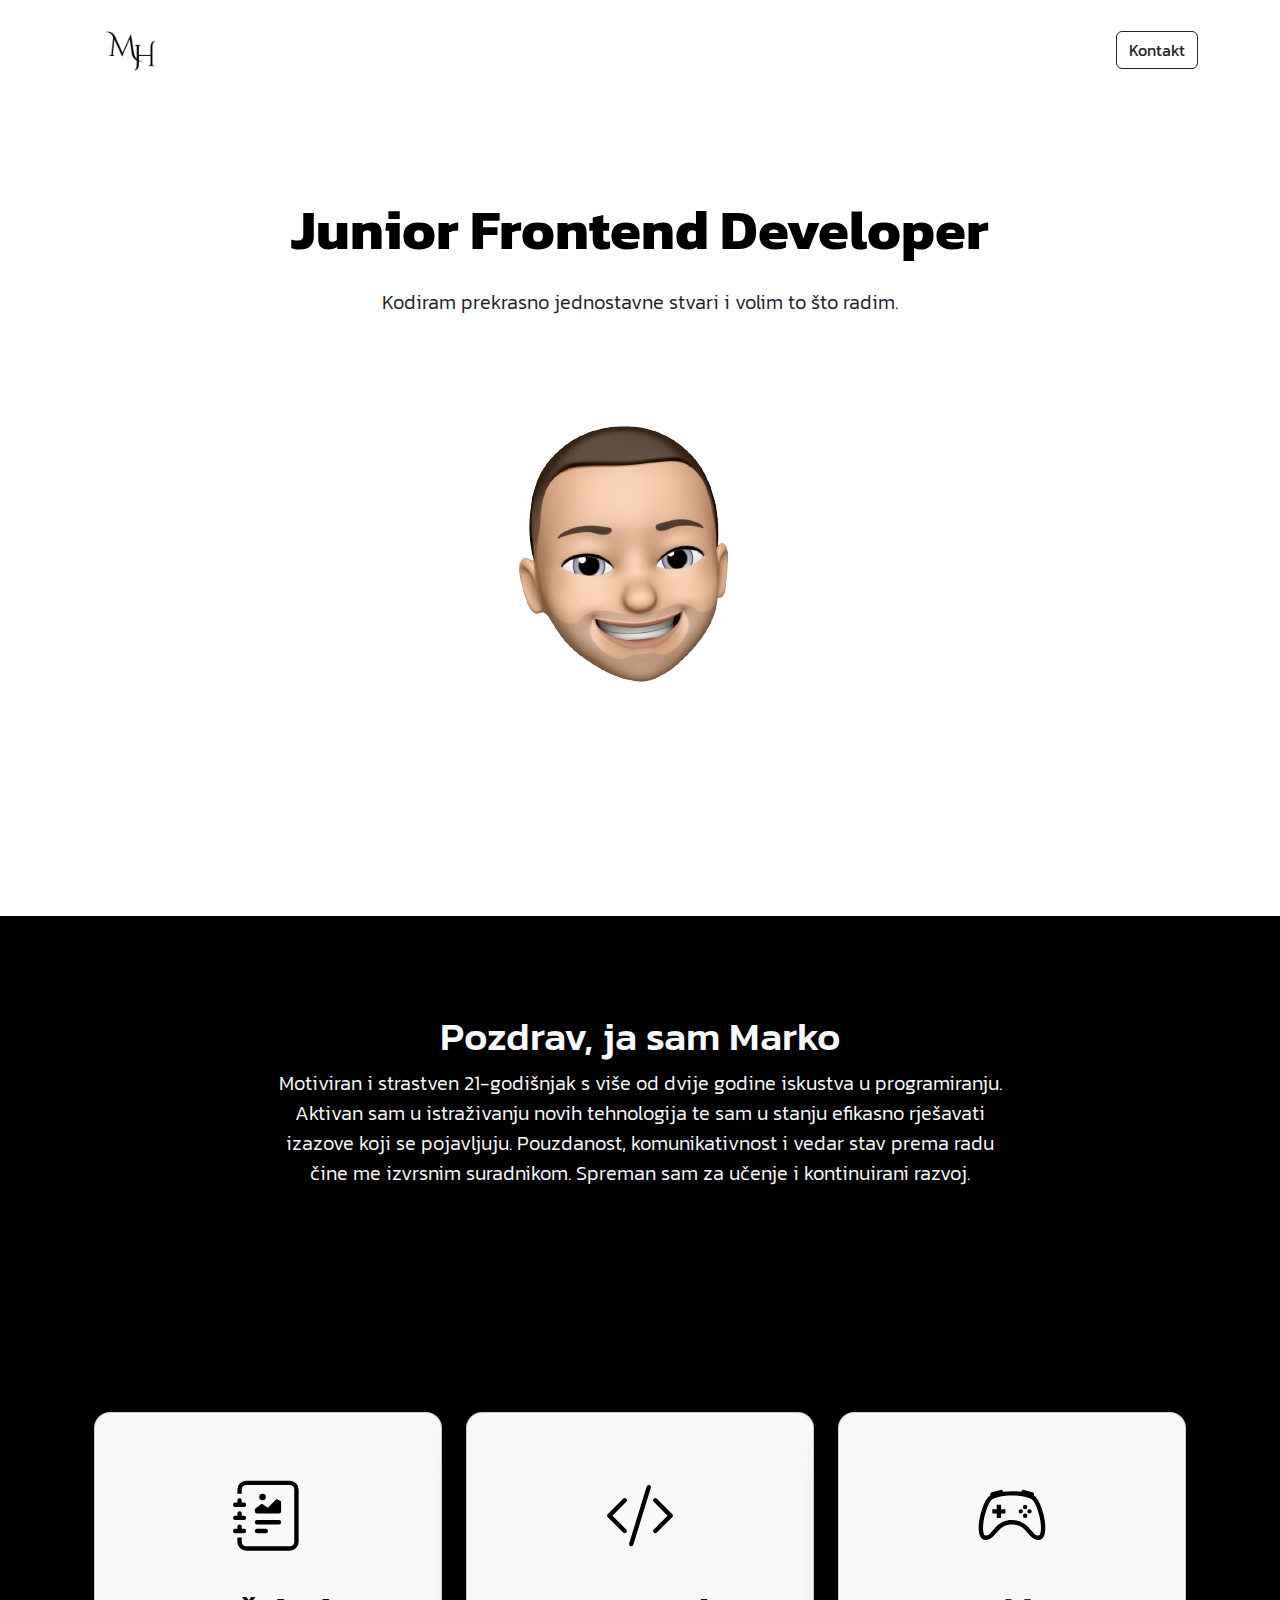
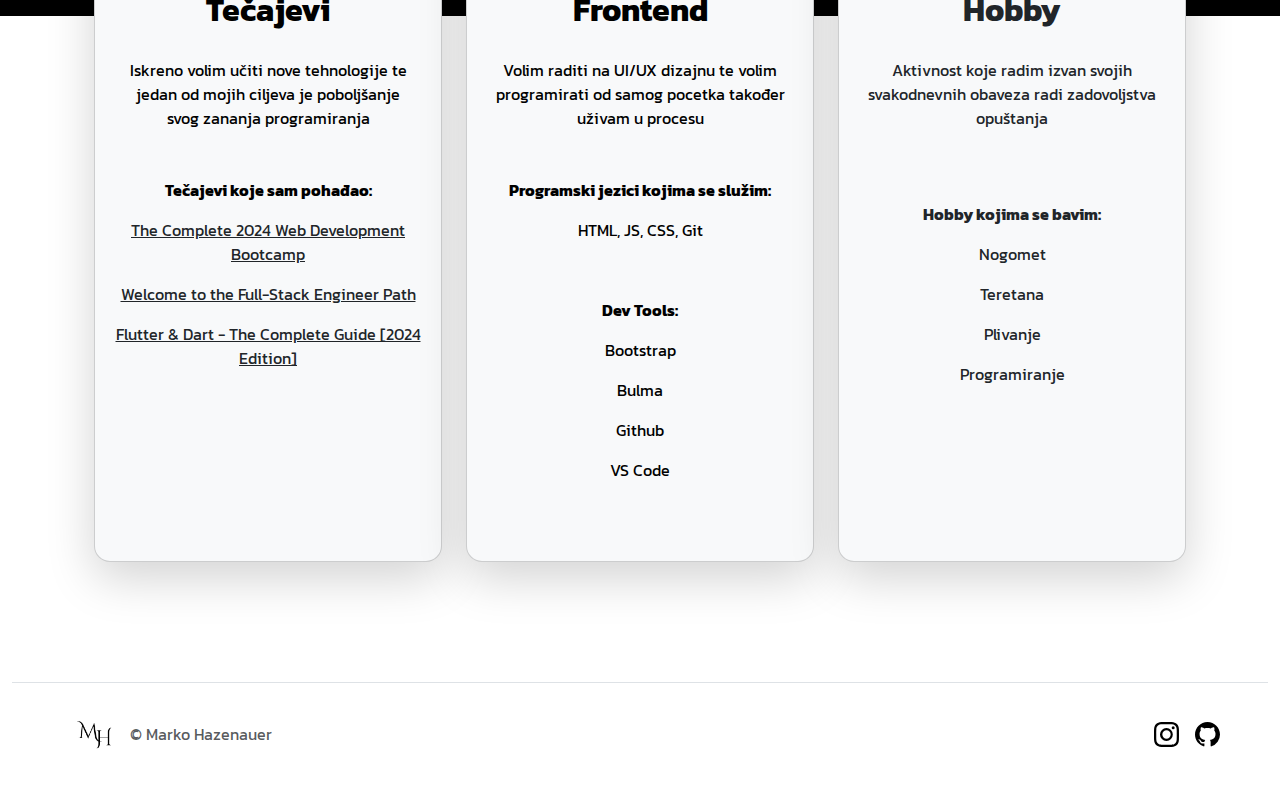
<file: index.html>
<!DOCTYPE html>
<html lang="en">
  <head>
    <meta charset="UTF-8" />
    <meta name="viewport" content="width=device-width, initial-scale=1.0" />
    <link rel="stylesheet" href="./index.css" />
    <link rel="preconnect" href="https://fonts.googleapis.com">
<link rel="preconnect" href="https://fonts.gstatic.com" crossorigin>
<link href="https://fonts.googleapis.com/css2?family=Kanit:ital,wght@0,100;0,200;0,300;0,400;0,500;0,600;0,700;0,800;0,900;1,100;1,200;1,300;1,400;1,500;1,600;1,700;1,800;1,900&display=swap" rel="stylesheet">
    <link
      href="https://cdn.jsdelivr.net/npm/bootstrap@5.3.3/dist/css/bootstrap.min.css"
      rel="stylesheet"
      integrity="sha384-QWTKZyjpPEjISv5WaRU9OFeRpok6YctnYmDr5pNlyT2bRjXh0JMhjY6hW+ALEwIH"
      crossorigin="anonymous"
    />
    <title>Marko Hazenauer</title>
  </head>

  <body>
    <section id="header">
      <div class="container">
        <header
          class="d-flex flex-wrap justify-content-center mb-4 align-items-center"
        >
          <a
            href="./index.html"
            class="d-flex align-items-center mb-3 mb-md-0 me-md-auto text-decoration-none"
          >
            <img src="./Images/Marko Hazenauer.png" height="100" />
          </a>

          <ul class="nav">
            <button type="button" class="btn btn-outline-dark">Kontakt</button>
          </ul>
        </header>
      </div>
    </section>

    <section id="hero">
      <div class="px-4 pt-5 my-5 text-center" style="height: 720px;">
        <h1 class="display-4 fw-bold text-body-emphasis">
          Junior Frontend Developer
        </h1>
        <div class="col-lg-6 mx-auto">
          <p class="lead mb-4 mt-4">
            Kodiram prekrasno jednostavne stvari i volim to što radim.
          </p>
        </div>
        <div class="overflow-hidden" style="max-height: 100vh">
          <div class="container px-5">
            <img
              src="./Images/IMG_0135-removebg-preview.png"
              class="mb-4 img-fluid"
              alt="Example image"
              height="400"
              loading="lazy"
            />
          </div>
        </div>
      </div>
    </section>

    <section id="jumbotron">
      <div class="bg-black" style="height: 700px;">
        <div class="p-5 text-center">
          <div class="container py-5">
            <h1 class="text-light">Pozdrav, ja sam Marko</h1>
            <p class="col-lg-8 mx-auto lead text-light">
              Motiviran i strastven 21-godišnjak s više od dvije godine iskustva u programiranju. Aktivan sam u istraživanju novih tehnologija te sam u stanju efikasno rješavati izazove koji se pojavljuju. Pouzdanost, komunikativnost i vedar stav prema radu čine me izvrsnim suradnikom. Spreman sam za učenje i kontinuirani razvoj.
            </p>
          </div>
        </div>
      </div>
    </section>

    <section id="features" style="margin-top: -300px;">
      <div class="container px-4 py-5" id="custom-cards">

        <div class="row row-cols-1 row-cols-lg-3 align-items-stretch g-4 py-5">
          <div class="col">
            <div
              class="card card-cover h-100 overflow-hidden bg-light rounded-4 shadow-lg">
              <svg xmlns="http://www.w3.org/2000/svg" width="70" height="140" fill="dark" class="bi bi-journal-richtext align-self-center mt-5" viewBox="0 0 16 16">
                <path d="M7.5 3.75a.75.75 0 1 1-1.5 0 .75.75 0 0 1 1.5 0m-.861 1.542 1.33.886 1.854-1.855a.25.25 0 0 1 .289-.047L11 4.75V7a.5.5 0 0 1-.5.5h-5A.5.5 0 0 1 5 7v-.5s1.54-1.274 1.639-1.208M5 9.5a.5.5 0 0 1 .5-.5h5a.5.5 0 0 1 0 1h-5a.5.5 0 0 1-.5-.5m0 2a.5.5 0 0 1 .5-.5h2a.5.5 0 0 1 0 1h-2a.5.5 0 0 1-.5-.5"/>
                <path d="M3 0h10a2 2 0 0 1 2 2v12a2 2 0 0 1-2 2H3a2 2 0 0 1-2-2v-1h1v1a1 1 0 0 0 1 1h10a1 1 0 0 0 1-1V2a1 1 0 0 0-1-1H3a1 1 0 0 0-1 1v1H1V2a2 2 0 0 1 2-2"/>
                <path d="M1 5v-.5a.5.5 0 0 1 1 0V5h.5a.5.5 0 0 1 0 1h-2a.5.5 0 0 1 0-1zm0 3v-.5a.5.5 0 0 1 1 0V8h.5a.5.5 0 0 1 0 1h-2a.5.5 0 0 1 0-1zm0 3v-.5a.5.5 0 0 1 1 0v.5h.5a.5.5 0 0 1 0 1h-2a.5.5 0 0 1 0-1z"/>
              </svg>
              <div
                class="d-flex flex-column h-100 p-3 pb-3 text-black text-shadow-1"
              >
                <h2 class="h2 mt-2 mb-4 lh-1 fw-bold text-center">
                  Tečajevi
                </h2>
                <p class="text-center p-2">Iskreno volim učiti nove tehnologije te jedan od mojih ciljeva je poboljšanje svog zananja programiranja</p>
                <p class="mt-4 text-center fw-bold">Tečajevi koje sam pohađao:</p>
                <ul class="list-unstyled text-center">
                  <li>
                    <p><a href="https://www.udemy.com/course/the-complete-web-development-bootcamp/?couponCode=KEEPLEARNING" class="link-dark">The Complete 2024 Web Development Bootcamp</a></p>
                    <p><a href="https://www.codecademy.com/career-journey/full-stack-engineer/path/fscj-22-web-development-foundations/track/fscj-22-welcome-to-the-full-stack-engineer-path" class="link-dark">Welcome to the Full-Stack Engineer Path</a></p>
                    <p><a href="https://www.udemy.com/course/learn-flutter-dart-to-build-ios-android-apps/?couponCode=KEEPLEARNING" class="link-dark">Flutter & Dart - The Complete Guide [2024 Edition]</a></p>
                  </li>
                </ul>
              </div>
            </div>
          </div>

          <div class="col">
            <div
              class="card card-cover h-100 overflow-hidden bg-light rounded-4 shadow-lg">
              <svg xmlns="http://www.w3.org/2000/svg" width="70" height="140" fill="dark" class="bi bi-journal-richtext align-self-center mt-5" viewBox="0 0 16 16">
                <path d="M10.478 1.647a.5.5 0 1 0-.956-.294l-4 13a.5.5 0 0 0 .956.294zM4.854 4.146a.5.5 0 0 1 0 .708L1.707 8l3.147 3.146a.5.5 0 0 1-.708.708l-3.5-3.5a.5.5 0 0 1 0-.708l3.5-3.5a.5.5 0 0 1 .708 0m6.292 0a.5.5 0 0 0 0 .708L14.293 8l-3.147 3.146a.5.5 0 0 0 .708.708l3.5-3.5a.5.5 0 0 0 0-.708l-3.5-3.5a.5.5 0 0 0-.708 0"/>
              </svg>
              <div
                class="d-flex flex-column h-100 p-3 pb-3 text-black text-shadow-1"
              >
                <h3 class="h2 mt-2 mb-4 lh-1 fw-bold text-center">
                  Frontend
                </h3>
                <p class="text-center p-2 pb-2">Volim raditi na UI/UX dizajnu te volim programirati od samog pocetka također uživam u procesu</p>
                <p class="mt-4 text-center fw-bold">Programski jezici kojima se služim:</p>
                <ul class="list-unstyled text-center">
                  <li>
                    <p>HTML, JS, CSS, Git</p>
                  </li>
                </ul>
                <p class="mt-4 text-center fw-bold">Dev Tools:</p>
                <ul class="list-unstyled text-center">
                  <li>
                    <p>Bootstrap</p>
                  </li>
                  <li>
                    <p>Bulma</p>
                  </li>
                  <li>
                    <p>Github</p>
                  </li>
                  <li>
                    <p>VS Code</p>
                  </li>
                </ul>
              </div>
            </div>
          </div>

          <div class="col">
            <div
              class="card card-cover h-100 overflow-hidden bg-light rounded-4 shadow-lg">
              <svg xmlns="http://www.w3.org/2000/svg" width="70" height="140" fill="dark" class="bi bi-journal-richtext align-self-center mt-5" viewBox="0 0 16 16">
                <path d="M11.5 6.027a.5.5 0 1 1-1 0 .5.5 0 0 1 1 0m-1.5 1.5a.5.5 0 1 0 0-1 .5.5 0 0 0 0 1m2.5-.5a.5.5 0 1 1-1 0 .5.5 0 0 1 1 0m-1.5 1.5a.5.5 0 1 0 0-1 .5.5 0 0 0 0 1m-6.5-3h1v1h1v1h-1v1h-1v-1h-1v-1h1z"/>
                <path d="M3.051 3.26a.5.5 0 0 1 .354-.613l1.932-.518a.5.5 0 0 1 .62.39c.655-.079 1.35-.117 2.043-.117.72 0 1.443.041 2.12.126a.5.5 0 0 1 .622-.399l1.932.518a.5.5 0 0 1 .306.729q.211.136.373.297c.408.408.78 1.05 1.095 1.772.32.733.599 1.591.805 2.466s.34 1.78.364 2.606c.024.816-.059 1.602-.328 2.21a1.42 1.42 0 0 1-1.445.83c-.636-.067-1.115-.394-1.513-.773-.245-.232-.496-.526-.739-.808-.126-.148-.25-.292-.368-.423-.728-.804-1.597-1.527-3.224-1.527s-2.496.723-3.224 1.527c-.119.131-.242.275-.368.423-.243.282-.494.575-.739.808-.398.38-.877.706-1.513.773a1.42 1.42 0 0 1-1.445-.83c-.27-.608-.352-1.395-.329-2.21.024-.826.16-1.73.365-2.606.206-.875.486-1.733.805-2.466.315-.722.687-1.364 1.094-1.772a2.3 2.3 0 0 1 .433-.335l-.028-.079zm2.036.412c-.877.185-1.469.443-1.733.708-.276.276-.587.783-.885 1.465a14 14 0 0 0-.748 2.295 12.4 12.4 0 0 0-.339 2.406c-.022.755.062 1.368.243 1.776a.42.42 0 0 0 .426.24c.327-.034.61-.199.929-.502.212-.202.4-.423.615-.674.133-.156.276-.323.44-.504C4.861 9.969 5.978 9.027 8 9.027s3.139.942 3.965 1.855c.164.181.307.348.44.504.214.251.403.472.615.674.318.303.601.468.929.503a.42.42 0 0 0 .426-.241c.18-.408.265-1.02.243-1.776a12.4 12.4 0 0 0-.339-2.406 14 14 0 0 0-.748-2.295c-.298-.682-.61-1.19-.885-1.465-.264-.265-.856-.523-1.733-.708-.85-.179-1.877-.27-2.913-.27s-2.063.091-2.913.27"/>
              </svg>
              <div class="d-flex flex-column h-100 p-3 pb-3 text-shadow-1">
                <h3 class="h2 mt-2 mb-4 lh-1 fw-bold text-center">
                  Hobby
                </h3>
                <p class="text-center p-2 pb-2">Aktivnost koje radim izvan svojih svakodnevnih obaveza radi zadovoljstva opuštanja</p>
                <p class="mt-5 text-center fw-bold">Hobby kojima se bavim:</p>
                <ul class="list-unstyled text-center">
                  <li>
                    <p>Nogomet</p>
                  </li>
                  <li>
                    <p>Teretana</p>
                  </li>
                  <li>
                    <p>Plivanje</p>
                  </li>
                  <li>
                    <p>Programiranje</p>
                  </li>
                </ul>
              </div>
            </div>
          </div>
        </div>
      </div>
    </section>

    <section id="footer">
      <div class="container-fluid">
        <footer class="d-flex flex-wrap justify-content-between align-items-center py-3 my-4 border-top px-5">
          <div class="col-md-4 d-flex align-items-center">
              <img src="./Images/Marko Hazenauer.png" height="70">
            <span class="mb-3 mb-md-0 text-body-secondary">© Marko Hazenauer</span>
          </div>
      
          <ul class="nav col-md-4 justify-content-end list-unstyled d-flex">
            <li class="ms-3"><a class="text-black" href="https://www.instagram.com/m.hazenauer/"><svg xmlns="http://www.w3.org/2000/svg" width="25" height="25" fill="black" class="bi bi-instagram" viewBox="0 0 16 16">
              <path d="M8 0C5.829 0 5.556.01 4.703.048 3.85.088 3.269.222 2.76.42a3.9 3.9 0 0 0-1.417.923A3.9 3.9 0 0 0 .42 2.76C.222 3.268.087 3.85.048 4.7.01 5.555 0 5.827 0 8.001c0 2.172.01 2.444.048 3.297.04.852.174 1.433.372 1.942.205.526.478.972.923 1.417.444.445.89.719 1.416.923.51.198 1.09.333 1.942.372C5.555 15.99 5.827 16 8 16s2.444-.01 3.298-.048c.851-.04 1.434-.174 1.943-.372a3.9 3.9 0 0 0 1.416-.923c.445-.445.718-.891.923-1.417.197-.509.332-1.09.372-1.942C15.99 10.445 16 10.173 16 8s-.01-2.445-.048-3.299c-.04-.851-.175-1.433-.372-1.941a3.9 3.9 0 0 0-.923-1.417A3.9 3.9 0 0 0 13.24.42c-.51-.198-1.092-.333-1.943-.372C10.443.01 10.172 0 7.998 0zm-.717 1.442h.718c2.136 0 2.389.007 3.232.046.78.035 1.204.166 1.486.275.373.145.64.319.92.599s.453.546.598.92c.11.281.24.705.275 1.485.039.843.047 1.096.047 3.231s-.008 2.389-.047 3.232c-.035.78-.166 1.203-.275 1.485a2.5 2.5 0 0 1-.599.919c-.28.28-.546.453-.92.598-.28.11-.704.24-1.485.276-.843.038-1.096.047-3.232.047s-2.39-.009-3.233-.047c-.78-.036-1.203-.166-1.485-.276a2.5 2.5 0 0 1-.92-.598 2.5 2.5 0 0 1-.6-.92c-.109-.281-.24-.705-.275-1.485-.038-.843-.046-1.096-.046-3.233s.008-2.388.046-3.231c.036-.78.166-1.204.276-1.486.145-.373.319-.64.599-.92s.546-.453.92-.598c.282-.11.705-.24 1.485-.276.738-.034 1.024-.044 2.515-.045zm4.988 1.328a.96.96 0 1 0 0 1.92.96.96 0 0 0 0-1.92m-4.27 1.122a4.109 4.109 0 1 0 0 8.217 4.109 4.109 0 0 0 0-8.217m0 1.441a2.667 2.667 0 1 1 0 5.334 2.667 2.667 0 0 1 0-5.334"/>
            </svg></a></li>
            <li class="ms-3"><a class="text-body-secondary" href="https://github.com/MarkoHazenauer"><svg xmlns="http://www.w3.org/2000/svg" width="25" height="25" fill="black" class="bi bi-github" viewBox="0 0 16 16">
              <path d="M8 0C3.58 0 0 3.58 0 8c0 3.54 2.29 6.53 5.47 7.59.4.07.55-.17.55-.38 0-.19-.01-.82-.01-1.49-2.01.37-2.53-.49-2.69-.94-.09-.23-.48-.94-.82-1.13-.28-.15-.68-.52-.01-.53.63-.01 1.08.58 1.23.82.72 1.21 1.87.87 2.33.66.07-.52.28-.87.51-1.07-1.78-.2-3.64-.89-3.64-3.95 0-.87.31-1.59.82-2.15-.08-.2-.36-1.02.08-2.12 0 0 .67-.21 2.2.82.64-.18 1.32-.27 2-.27s1.36.09 2 .27c1.53-1.04 2.2-.82 2.2-.82.44 1.1.16 1.92.08 2.12.51.56.82 1.27.82 2.15 0 3.07-1.87 3.75-3.65 3.95.29.25.54.73.54 1.48 0 1.07-.01 1.93-.01 2.2 0 .21.15.46.55.38A8.01 8.01 0 0 0 16 8c0-4.42-3.58-8-8-8"/>
            </svg></a></li>
          </ul>
        </footer>
      </div>
    </section>

    <script
      src="https://cdn.jsdelivr.net/npm/bootstrap@5.3.3/dist/js/bootstrap.bundle.min.js"
      integrity="sha384-YvpcrYf0tY3lHB60NNkmXc5s9fDVZLESaAA55NDzOxhy9GkcIdslK1eN7N6jIeHz"
      crossorigin="anonymous"
    ></script>
  </body>
</html>
</file>
<file: index.css>
* {
    font-family: "Kanit", sans-serif;
}
</file>
